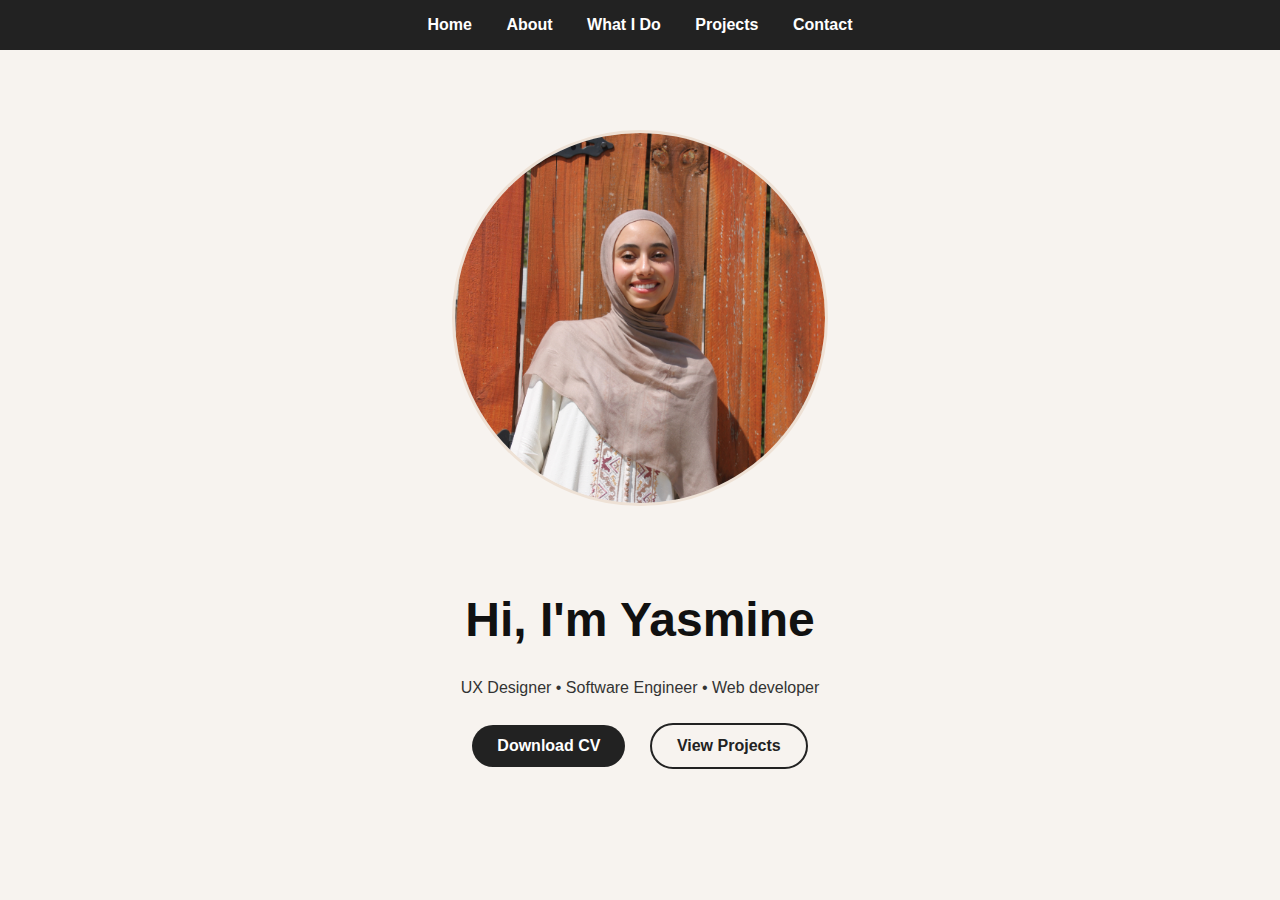
<file: index.html>
<!DOCTYPE html>
<html lang="en">
<head>
  <meta charset="UTF-8" />
  <meta name="viewport" content="width=device-width, initial-scale=1.0"/>
  <title>Yasmine Chiboub</title>
  <link rel="stylesheet" href="style.css" />
</head>
<body>
  <nav>
    <a href="index.html">Home</a>
    <a href="about.html">About</a>
    <a href="services.html">What I Do</a>
    <a href="projects.html">Projects</a>
    <a href="contact.html">Contact</a>
  </nav>
  <section class="hero">
    <img src="IMG_1644.jpeg" alt="Yasmine Chiboub" class="profile-pic" />
    <h1>Hi, I'm Yasmine</h1>
    <p>UX Designer • Software Engineer • Web developer </p>
    <div class="button-group">
      <a href="OFresume.png" class="button-dark">Download CV</a>
      <a href="projects.html" class="button-outline">View Projects</a>
    </div>
  </section>
</body>
</html>
</file>
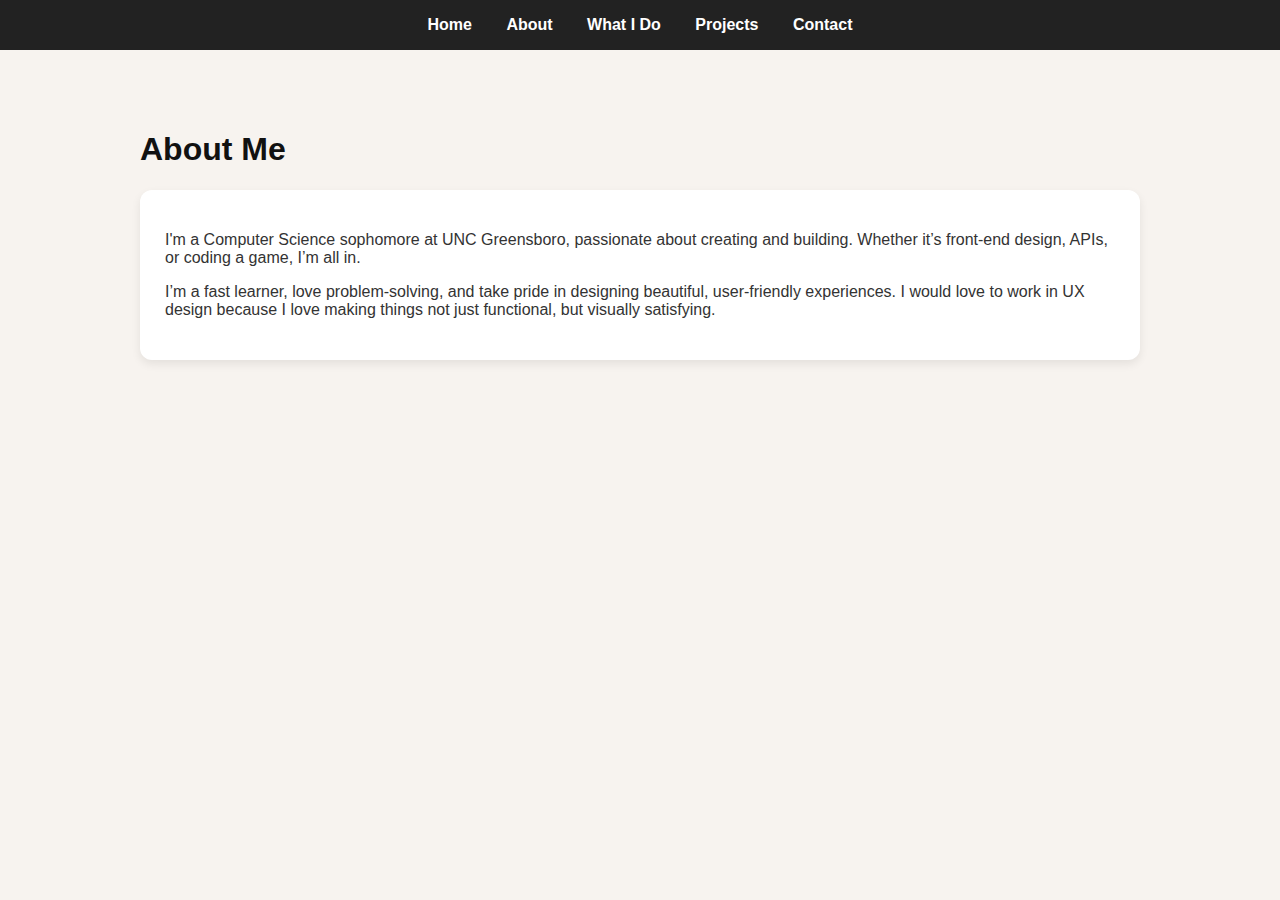
<file: about.html>
<!DOCTYPE html>
<html lang="en">
<head>
  <meta charset="UTF-8" />
  <meta name="viewport" content="width=device-width, initial-scale=1.0"/>
  <title>About Me</title>
  <link rel="stylesheet" href="style.css" />
</head>
<body>
  <nav>
    <a href="index.html">Home</a>
    <a href="about.html">About</a>
    <a href="services.html">What I Do</a>
    <a href="projects.html">Projects</a>
    <a href="contact.html">Contact</a>
  </nav>
  <section>
    <h1>About Me</h1>
    <div class="card">
      <p>I'm a Computer Science sophomore at UNC Greensboro, passionate about creating and building. Whether it’s front-end design, APIs, or coding a game, I’m all in.</p>
      <p>I’m a fast learner, love problem-solving, and take pride in designing beautiful, user-friendly experiences. I would love to work in UX design because I love making things not just functional, but visually satisfying.</p>
    </div>
  </section>
</body>
</html>
</file>
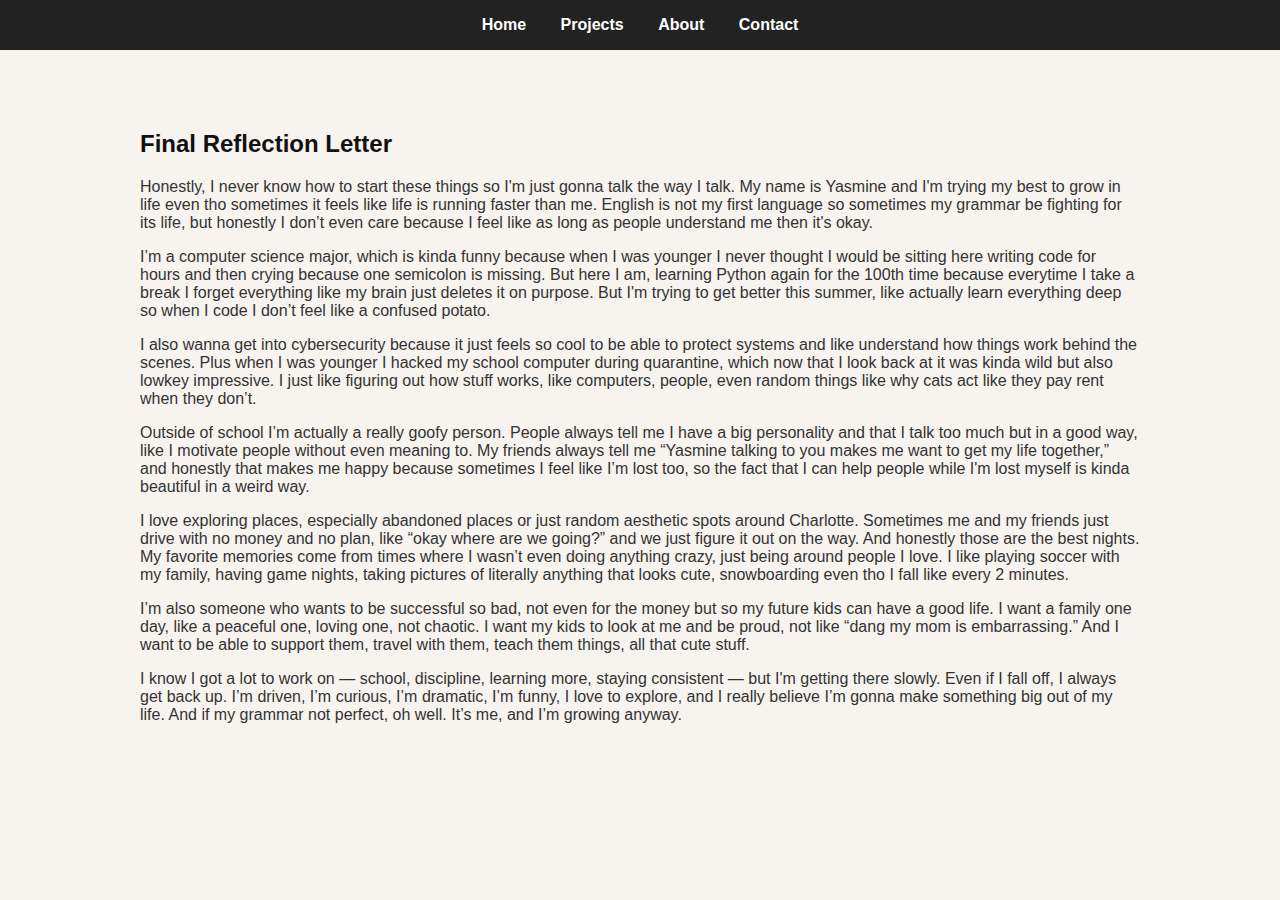
<file: final.html>
<!DOCTYPE html>
<html lang="en">
<head>
    <meta charset="utf-8" />
    <meta name="viewport" content="width=device-width,initial-scale=1" />
    <title>Final Reflection — Yasmine Chiboub</title>
    <link rel="stylesheet" href="style.css" />
</head>
<body>
<nav>
    <a href="/index.html">Home</a>
    <a href="/projects.html">Projects</a>
    <a href="/about.html">About</a>
    <a href="/contact.html">Contact</a>
</nav>

<section class="introduction">
    <h2>Final Reflection Letter</h2>
        <p>
            Honestly, I never know how to start these things so I'm just gonna talk the way I talk. My name is Yasmine and I'm trying my best to grow in life even tho sometimes it feels like life is running faster than me. English is not my first language so sometimes my grammar be fighting for its life, but honestly I don’t even care because I feel like as long as people understand me then it's okay.
        </p>

        <p>
            I’m a computer science major, which is kinda funny because when I was younger I never thought I would be sitting here writing code for hours and then crying because one semicolon is missing. But here I am, learning Python again for the 100th time because everytime I take a break I forget everything like my brain just deletes it on purpose. But I'm trying to get better this summer, like actually learn everything deep so when I code I don’t feel like a confused potato.
        </p>

        <p>
            I also wanna get into cybersecurity because it just feels so cool to be able to protect systems and like understand how things work behind the scenes. Plus when I was younger I hacked my school computer during quarantine, which now that I look back at it was kinda wild but also lowkey impressive. I just like figuring out how stuff works, like computers, people, even random things like why cats act like they pay rent when they don’t.
        </p>

        <p>
            Outside of school I’m actually a really goofy person. People always tell me I have a big personality and that I talk too much but in a good way, like I motivate people without even meaning to. My friends always tell me “Yasmine talking to you makes me want to get my life together,” and honestly that makes me happy because sometimes I feel like I’m lost too, so the fact that I can help people while I'm lost myself is kinda beautiful in a weird way.
        </p>

        <p>
            I love exploring places, especially abandoned places or just random aesthetic spots around Charlotte. Sometimes me and my friends just drive with no money and no plan, like “okay where are we going?” and we just figure it out on the way. And honestly those are the best nights. My favorite memories come from times where I wasn’t even doing anything crazy, just being around people I love. I like playing soccer with my family, having game nights, taking pictures of literally anything that looks cute, snowboarding even tho I fall like every 2 minutes.
        </p>

        <p>
            I’m also someone who wants to be successful so bad, not even for the money but so my future kids can have a good life. I want a family one day, like a peaceful one, loving one, not chaotic. I want my kids to look at me and be proud, not like “dang my mom is embarrassing.” And I want to be able to support them, travel with them, teach them things, all that cute stuff.
        </p>

        <p>
            I know I got a lot to work on — school, discipline, learning more, staying consistent — but I'm getting there slowly. Even if I fall off, I always get back up. I’m driven, I’m curious, I’m dramatic, I’m funny, I love to explore, and I really believe I’m gonna make something big out of my life. And if my grammar not perfect, oh well. It’s me, and I’m growing anyway.
        </p>
    </section>
</body>
</html>
</file>
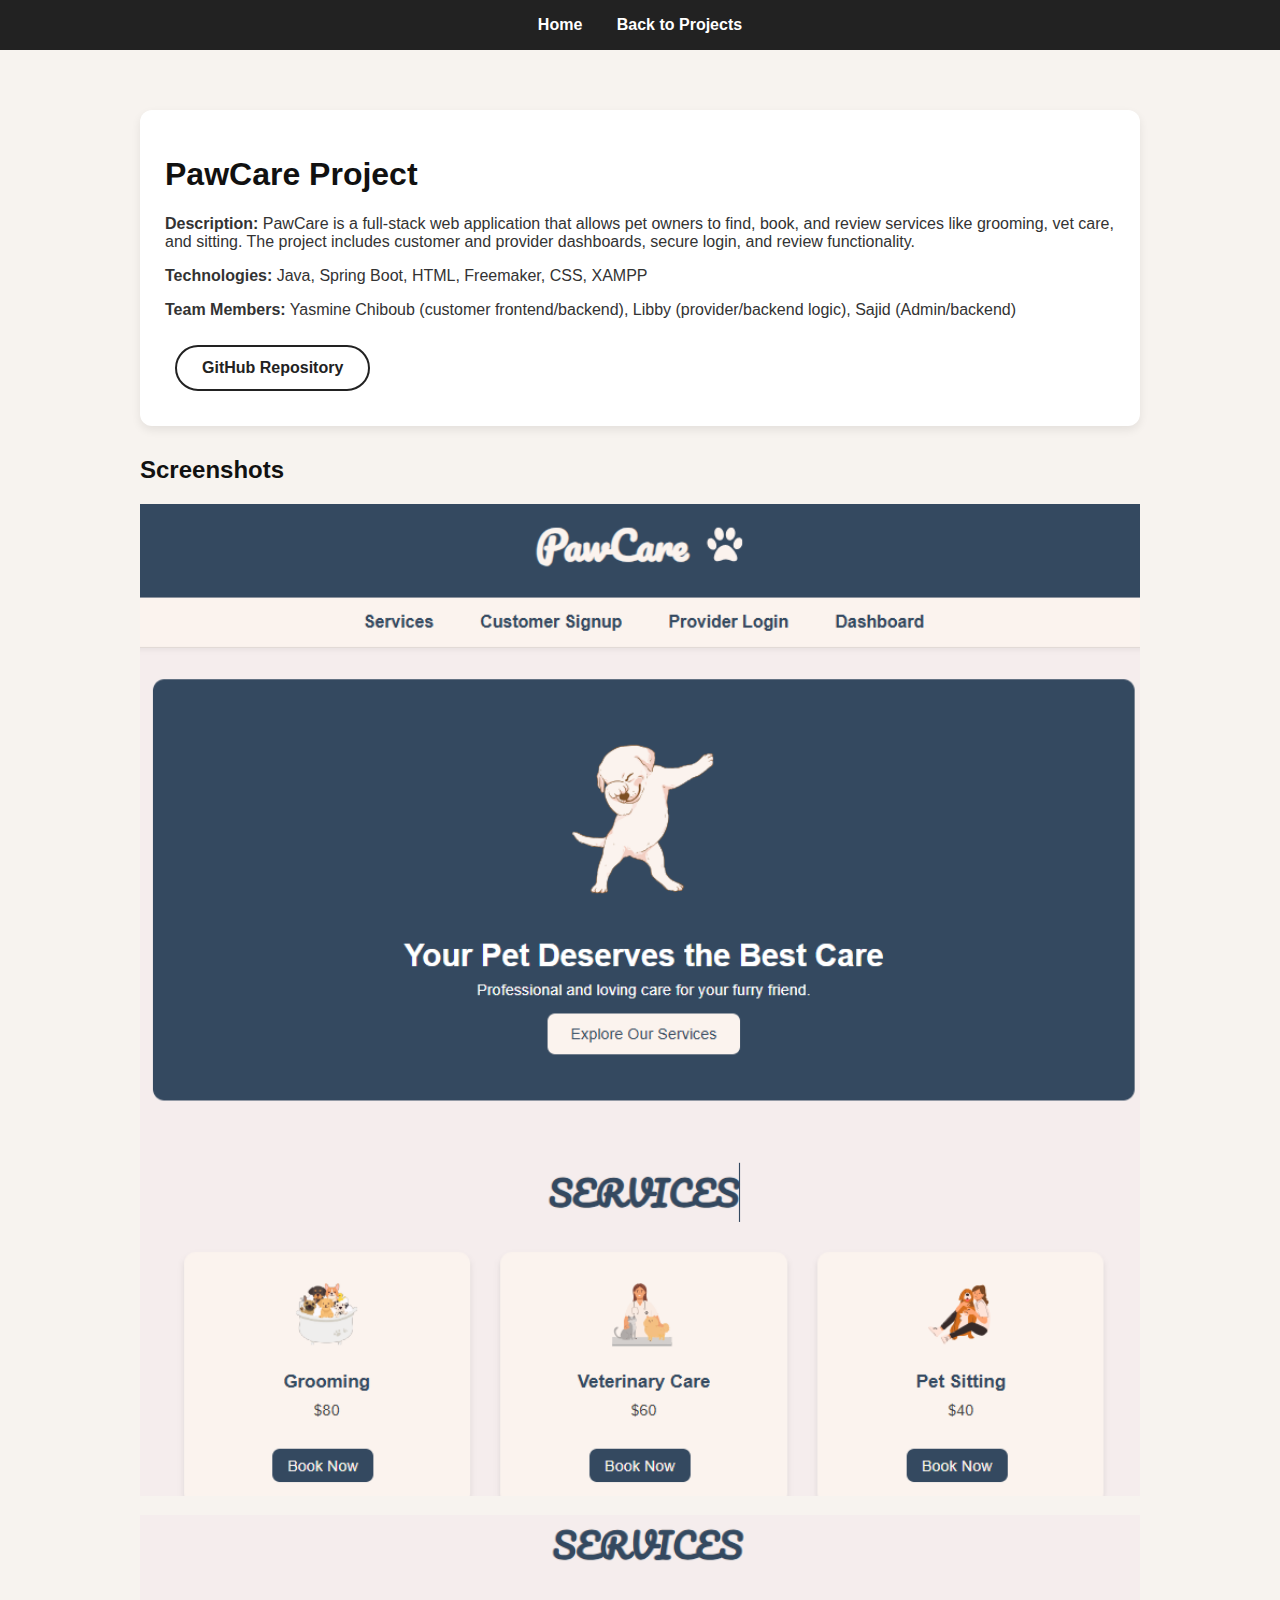
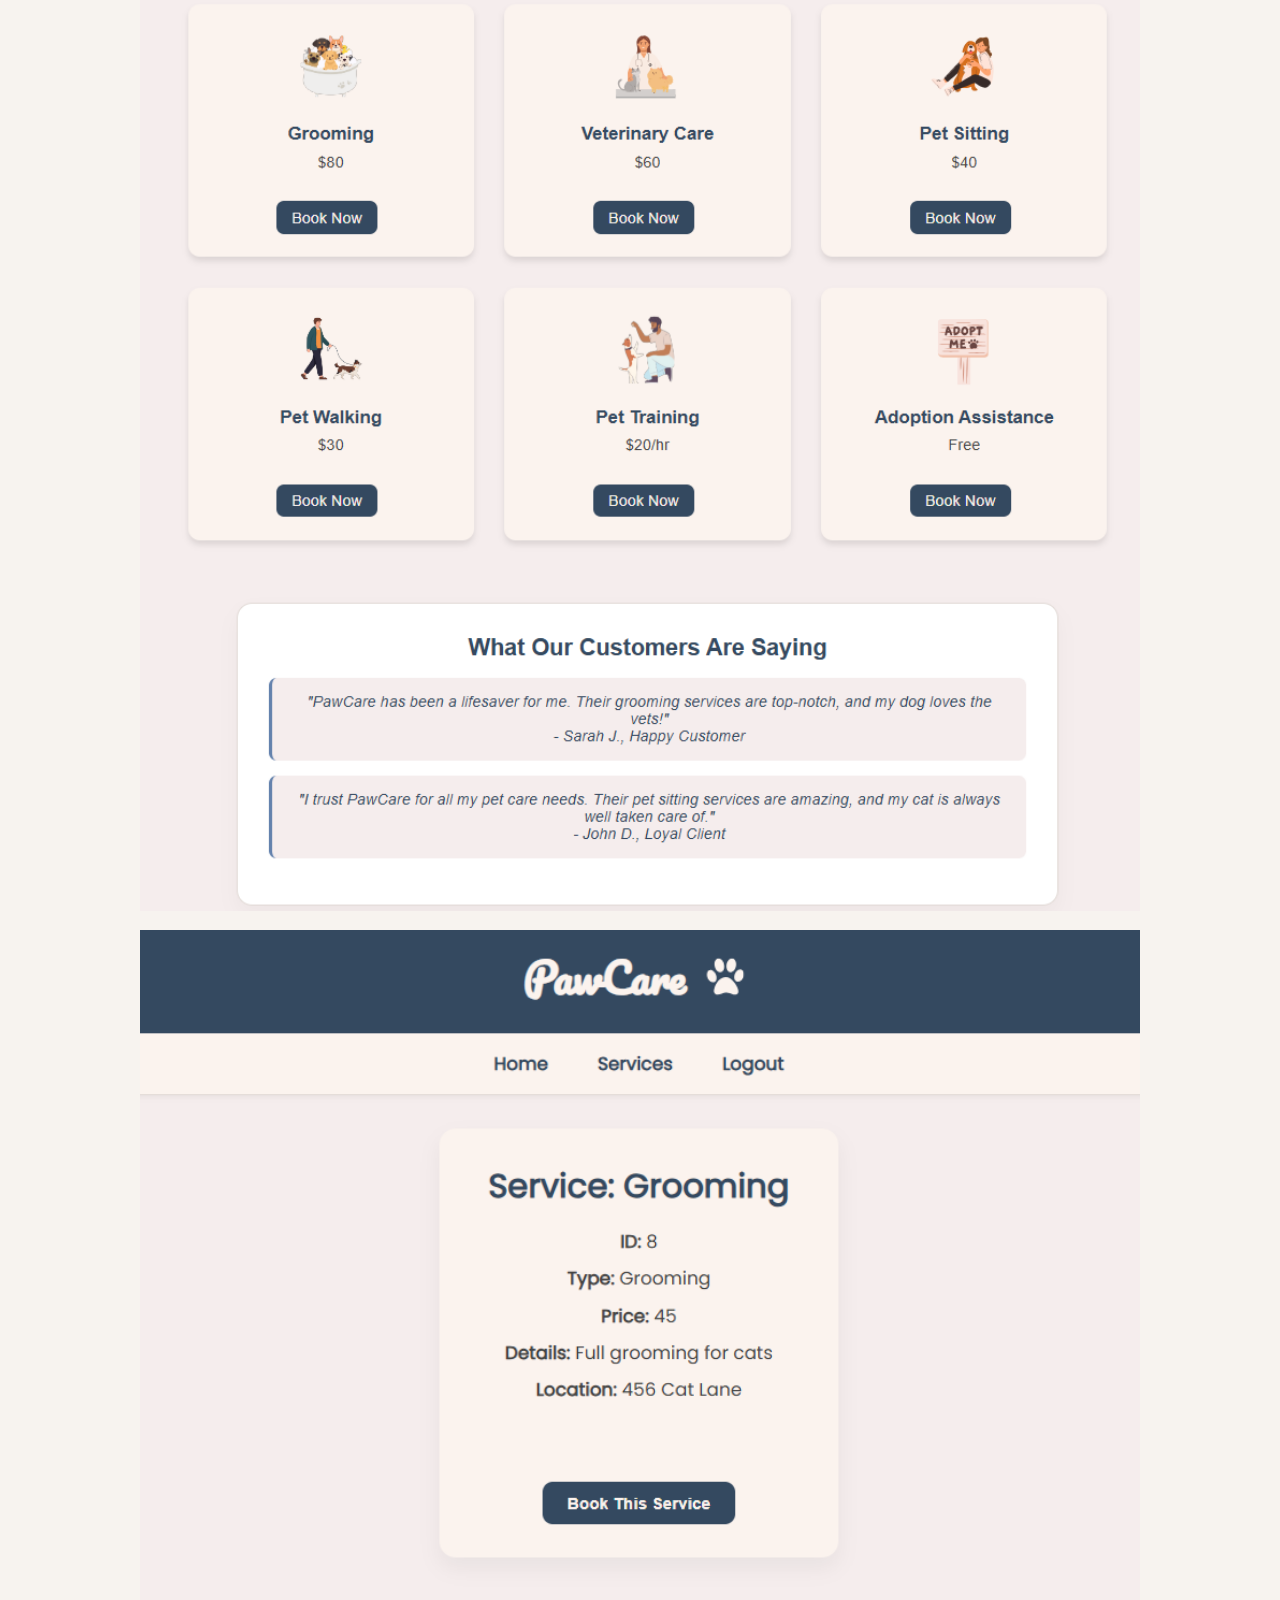
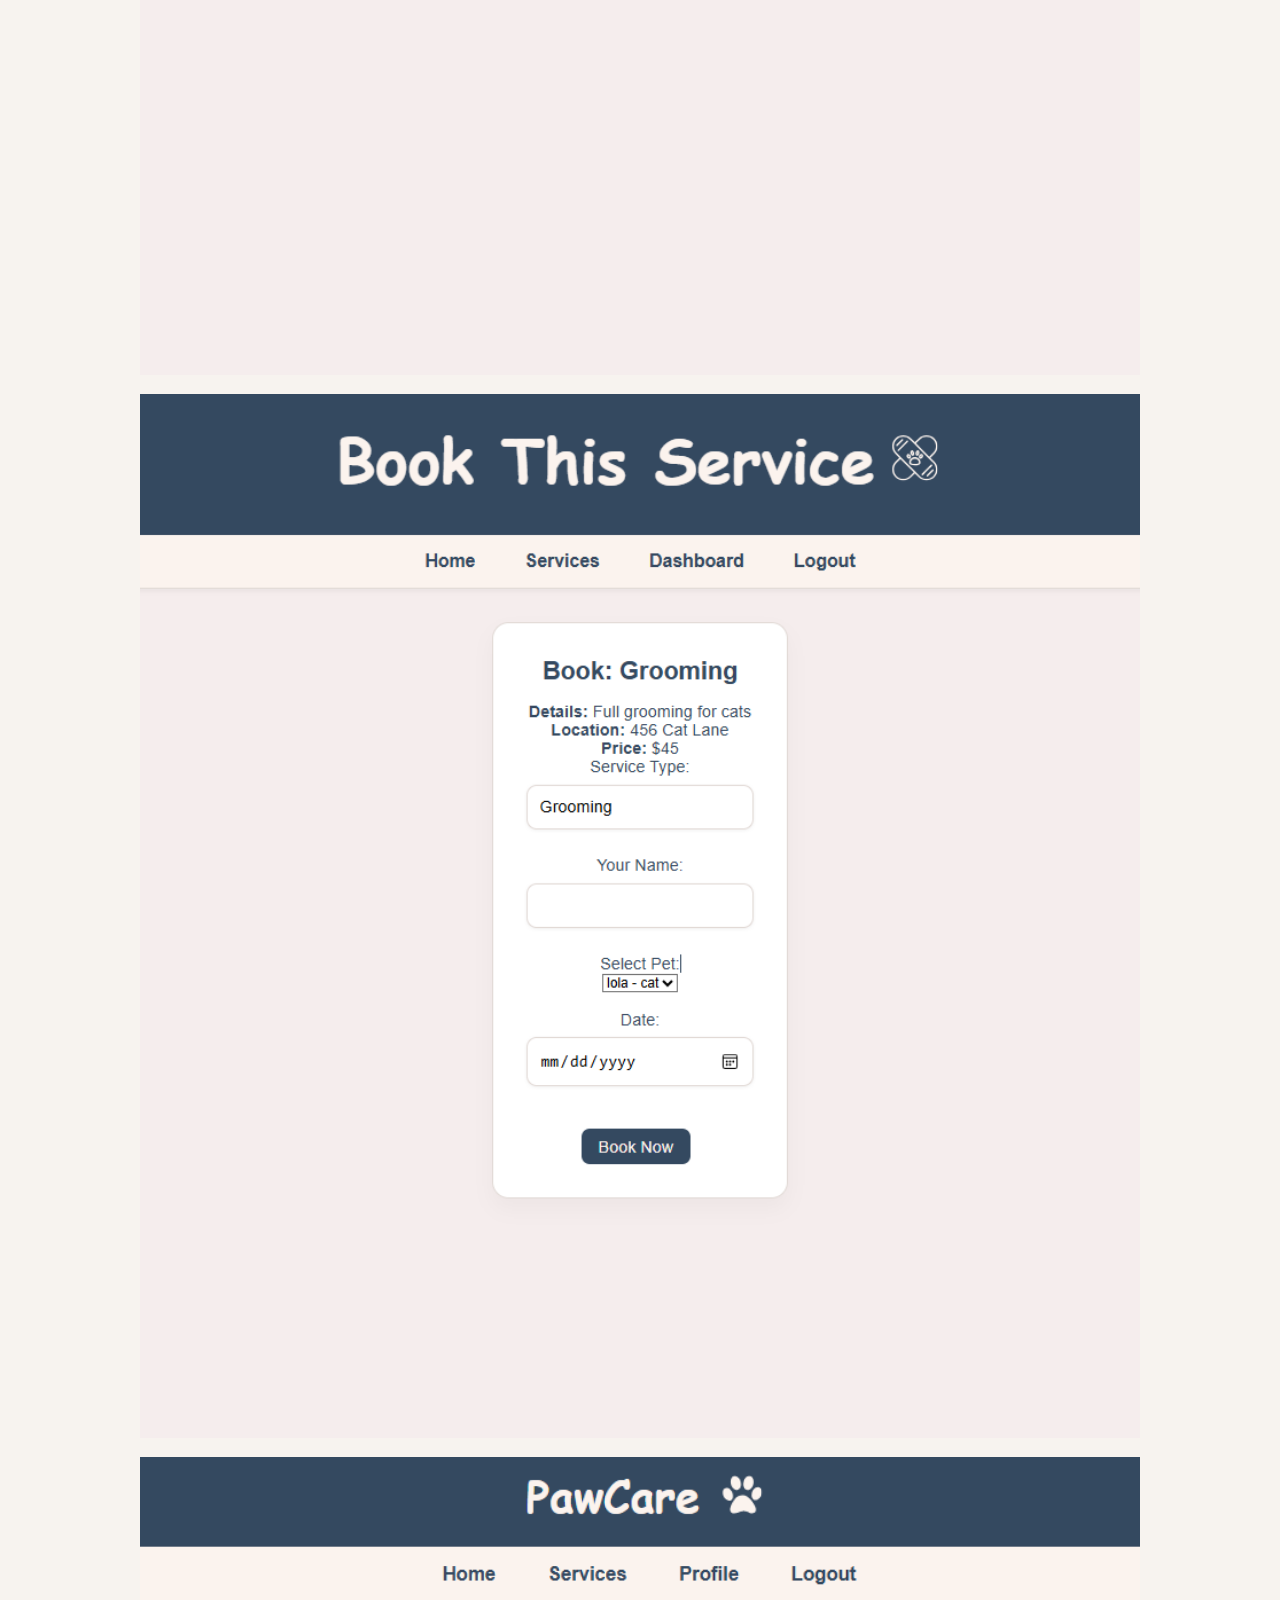
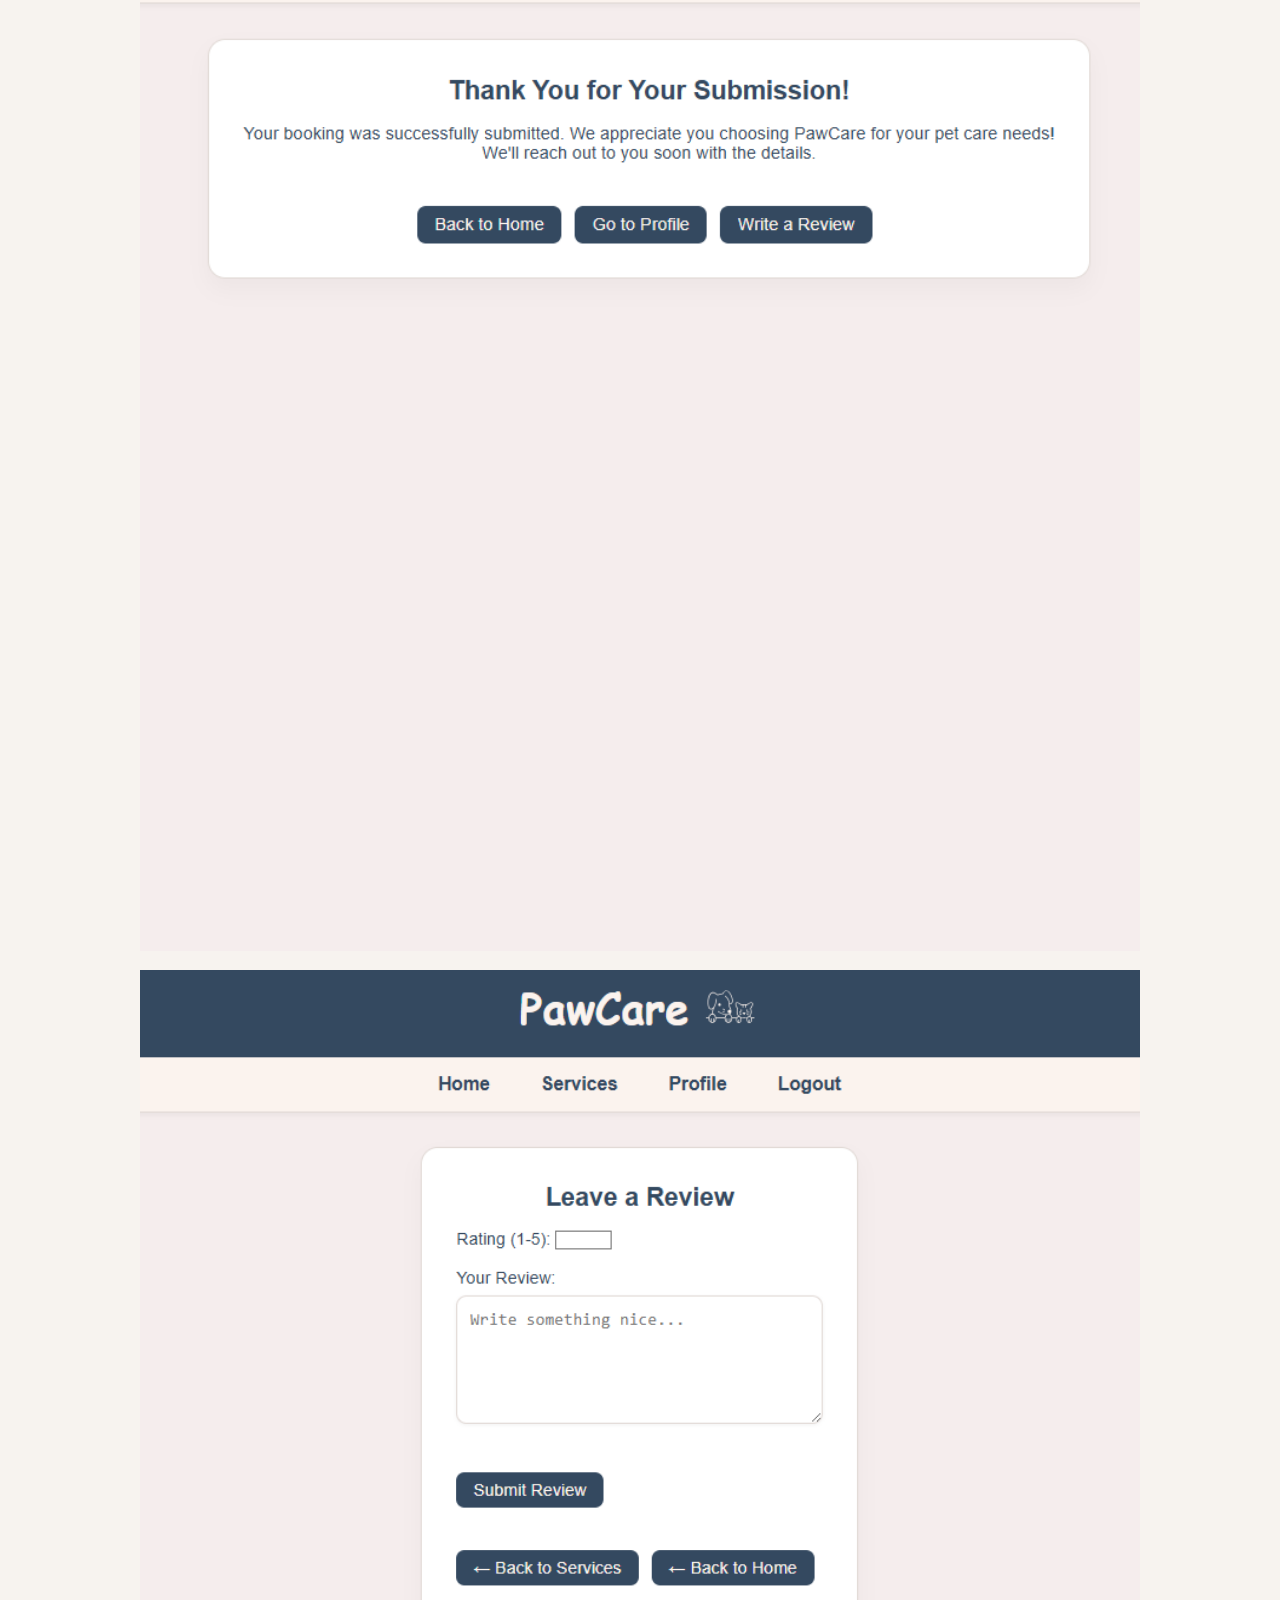
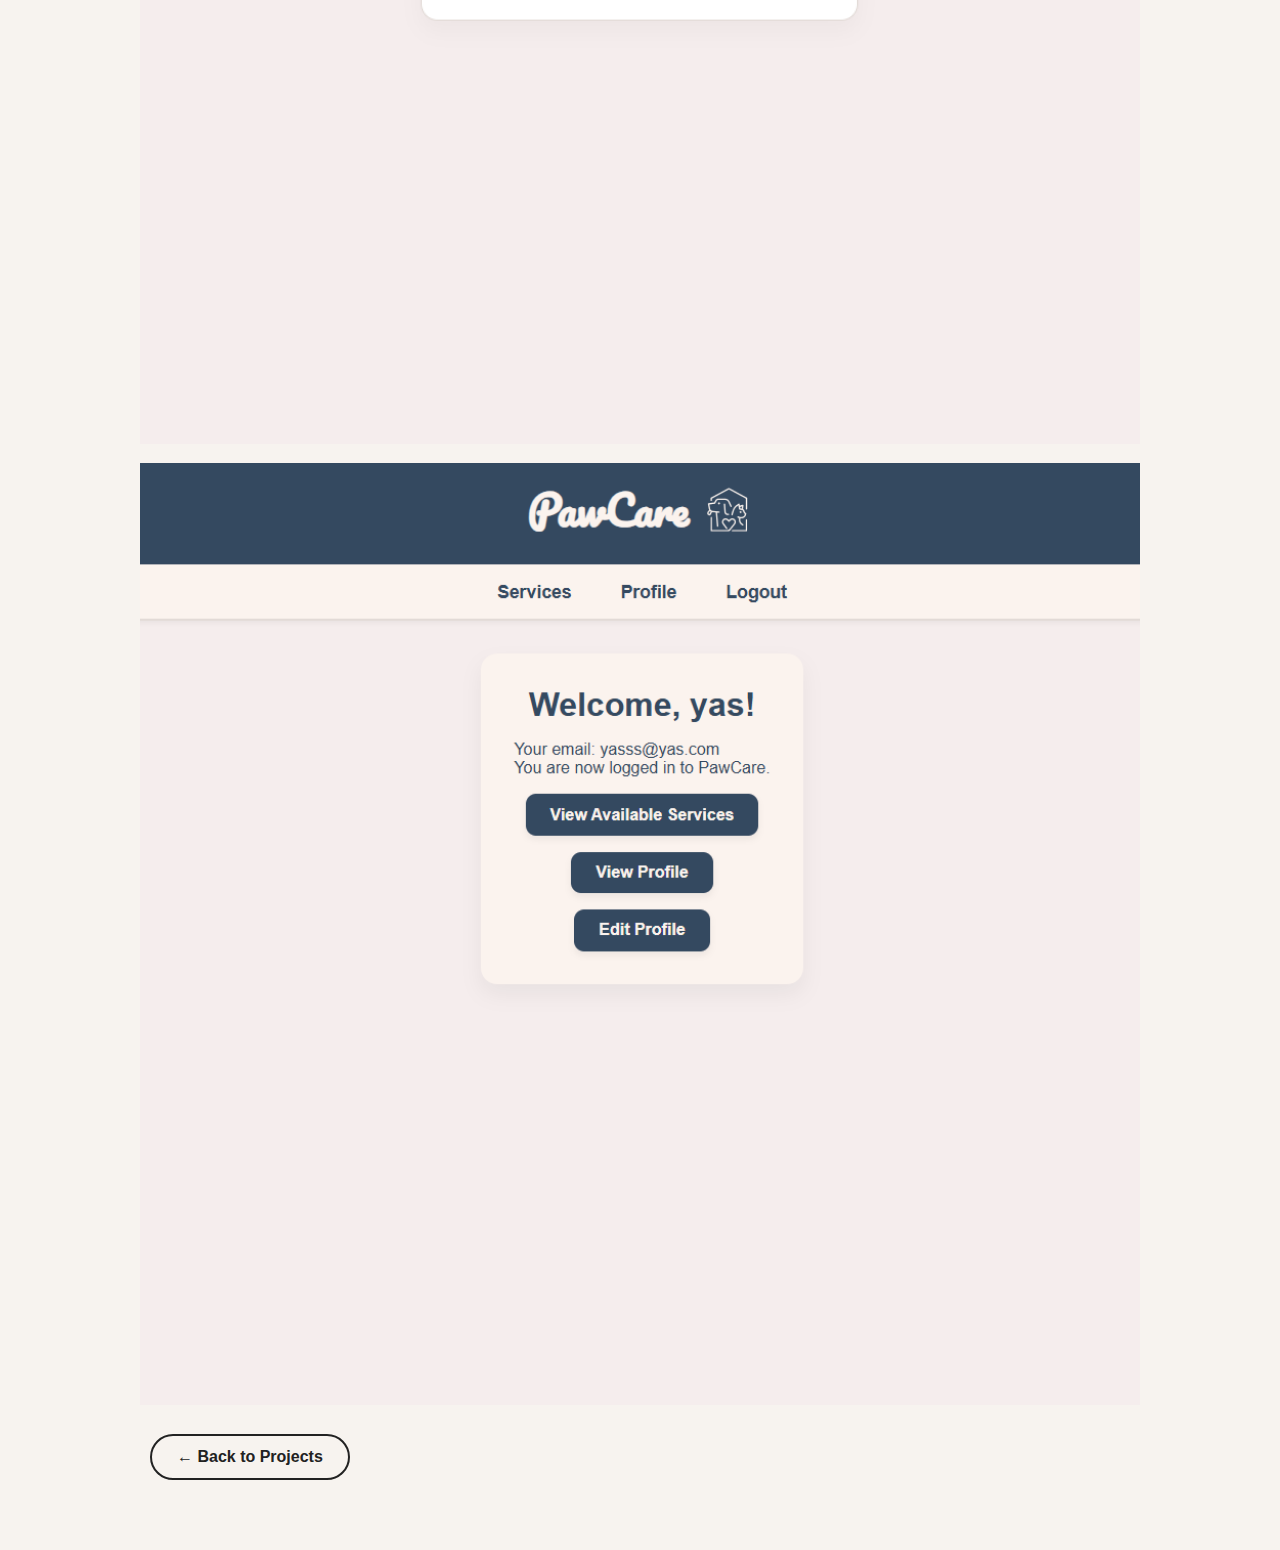
<file: pawcare.html>
<!DOCTYPE html>
<html lang="en">
<head>
    <meta charset="UTF-8">
    <title>PawCare Project</title>
    <link rel="stylesheet" href="style.css">
</head>
<body>
<nav>
    <a href="index.html">Home</a>
    <a href="projects.html">Back to Projects</a>
</nav>

<section>
    <div class="card">
    <h1>PawCare Project</h1>

    <p><strong>Description:</strong> PawCare is a full-stack web application that allows pet owners to find, book, and review services like grooming, vet care, and sitting. The project includes customer and provider dashboards, secure login, and review functionality.</p>

    <p><strong>Technologies:</strong> Java, Spring Boot, HTML, Freemaker, CSS, XAMPP</p>

    <p><strong>Team Members:</strong> Yasmine Chiboub (customer frontend/backend), Libby (provider/backend logic), Sajid (Admin/backend)</p>

        <div class="button-group">
        <a href="https://github.com/bunnlii/pawcare.git" class="button-outline">GitHub Repository</a>
        </div>
    </div>

    <h2>Screenshots</h2>
    <img src="images/pawcare-home.png" alt="Home" style="width: 100%; margin-bottom: 15px;" />
    <img src="images/pawcare-services.png" alt="Services" style="width: 100%; margin-bottom: 15px;" />
    <img src="images/pawcare-detail.png" alt="Details" style="width: 100%; margin-bottom: 15px;" />
    <img src="images/pawcare-book.png" alt="Booking" style="width: 100%; margin-bottom: 15px;" />
    <img src="images/pawcare-confirm.png" alt="Confirmation" style="width: 100%; margin-bottom: 15px;" />
    <img src="images/pawcare-review.png" alt="Review" style="width: 100%; margin-bottom: 15px;" />
    <img src="images/pawcare-dashboard.png" alt="Dashboard" style="width: 100%; margin-bottom: 15px;" />

    <div class="button-group">
    <a href="projects.html" class="button-outline">← Back to Projects</a>
    </div>
</section>
</body>
</html>
</file>
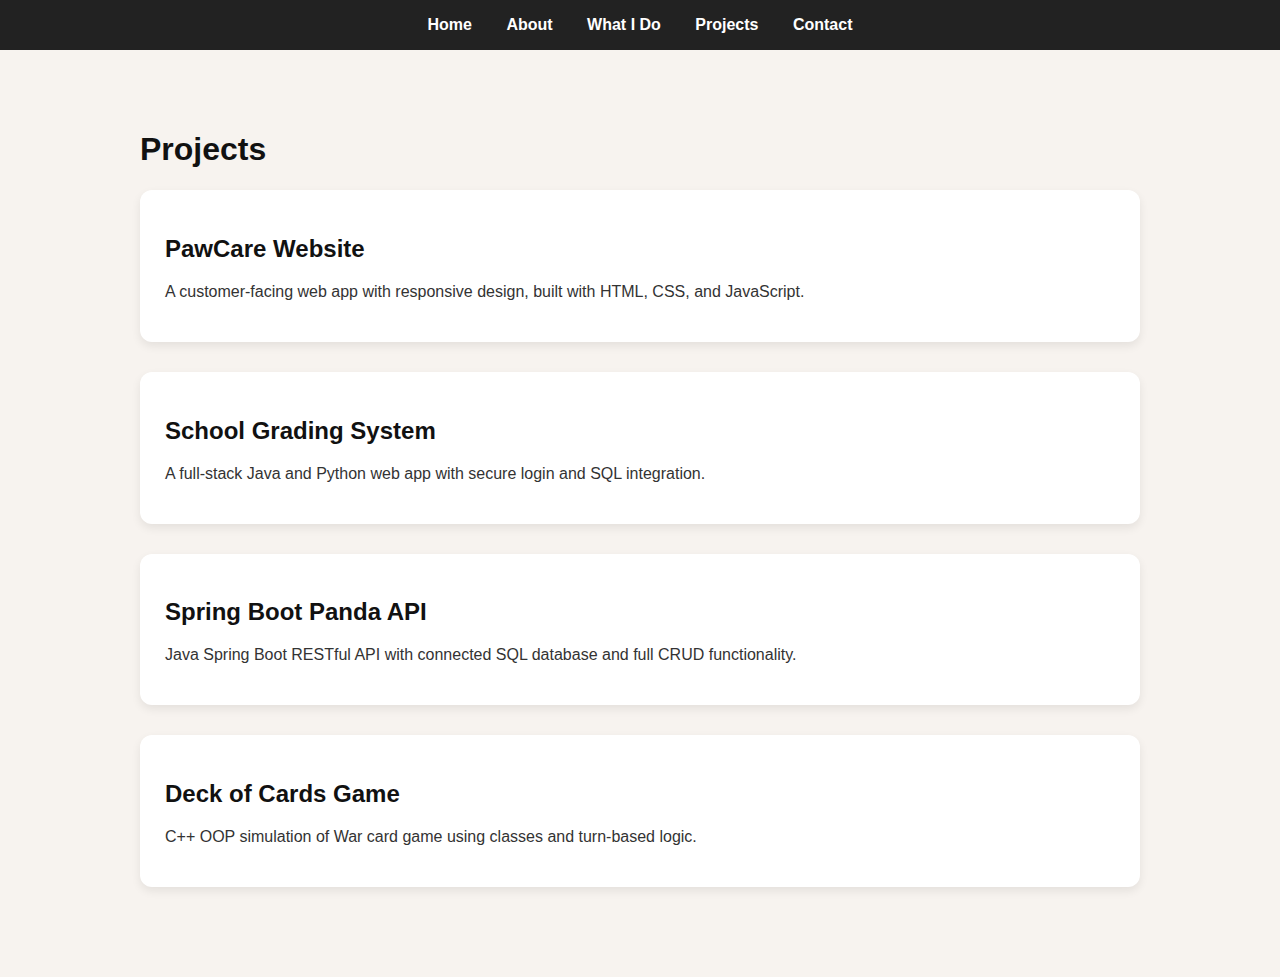
<file: projects.html>
<!DOCTYPE html>
<html lang="en">
<head>
  <meta charset="UTF-8" />
  <meta name="viewport" content="width=device-width, initial-scale=1.0"/>
  <title>Projects</title>
  <link rel="stylesheet" href="style.css" />
</head>
<body>
  <nav>
    <a href="index.html">Home</a>
    <a href="about.html">About</a>
    <a href="services.html">What I Do</a>
    <a href="projects.html">Projects</a>
    <a href="contact.html">Contact</a>
  </nav>
  <section>
    <h1>Projects</h1>
    <div class="card"><h2>PawCare Website</h2><p>A customer-facing web app with responsive design, built with HTML, CSS, and JavaScript.</p></div>
    <div class="card"><h2>School Grading System</h2><p>A full-stack Java and Python web app with secure login and SQL integration.</p></div>
    <div class="card"><h2>Spring Boot Panda API</h2><p>Java Spring Boot RESTful API with connected SQL database and full CRUD functionality.</p></div>
    <div class="card"><h2>Deck of Cards Game</h2><p>C++ OOP simulation of War card game using classes and turn-based logic.</p></div>
  </section>
</body>
</html>
</file>
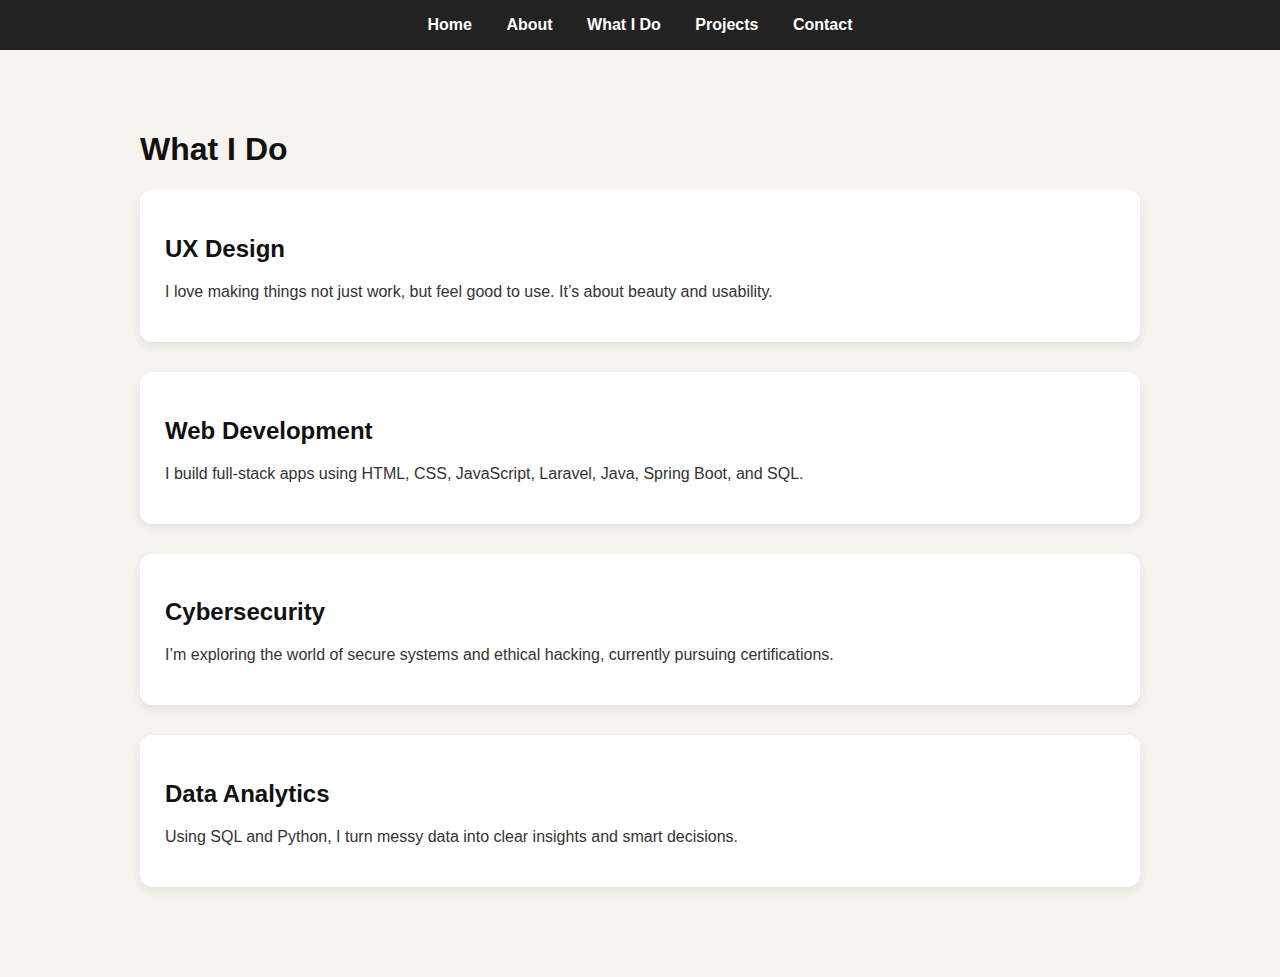
<file: services.html>
<!DOCTYPE html>
<html lang="en">
<head>
  <meta charset="UTF-8" />
  <meta name="viewport" content="width=device-width, initial-scale=1.0"/>
  <title>What I Do</title>
  <link rel="stylesheet" href="style.css" />
</head>
<body>
  <nav>
    <a href="index.html">Home</a>
    <a href="about.html">About</a>
    <a href="services.html">What I Do</a>
    <a href="projects.html">Projects</a>
    <a href="contact.html">Contact</a>
  </nav>
  <section>
    <h1>What I Do</h1>
    <div class="card"><h2>UX Design</h2><p>I love making things not just work, but feel good to use. It’s about beauty and usability.</p></div>
    <div class="card"><h2>Web Development</h2><p>I build full-stack apps using HTML, CSS, JavaScript, Laravel, Java, Spring Boot, and SQL.</p></div>
    <div class="card"><h2>Cybersecurity</h2><p>I’m exploring the world of secure systems and ethical hacking, currently pursuing certifications.</p></div>
    <div class="card"><h2>Data Analytics</h2><p>Using SQL and Python, I turn messy data into clear insights and smart decisions.</p></div>
  </section>
</body>
</html>
</file>
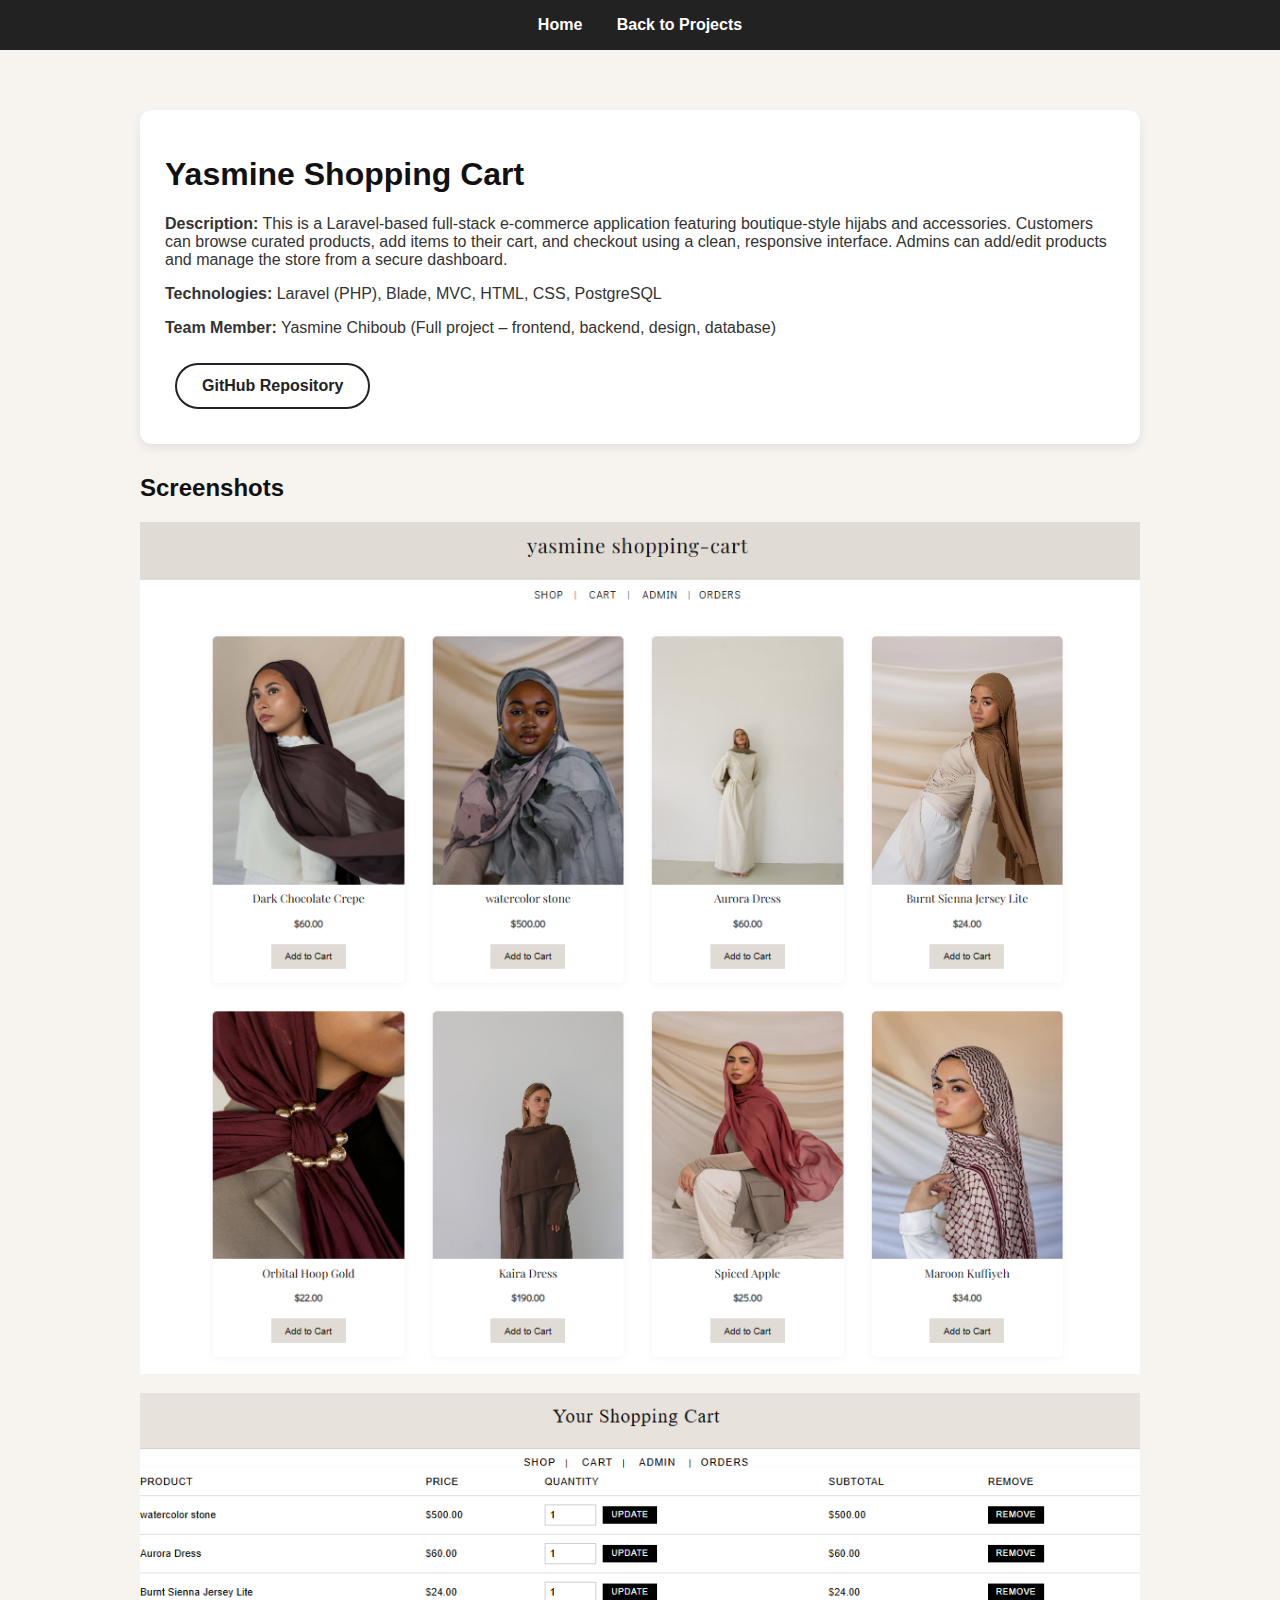
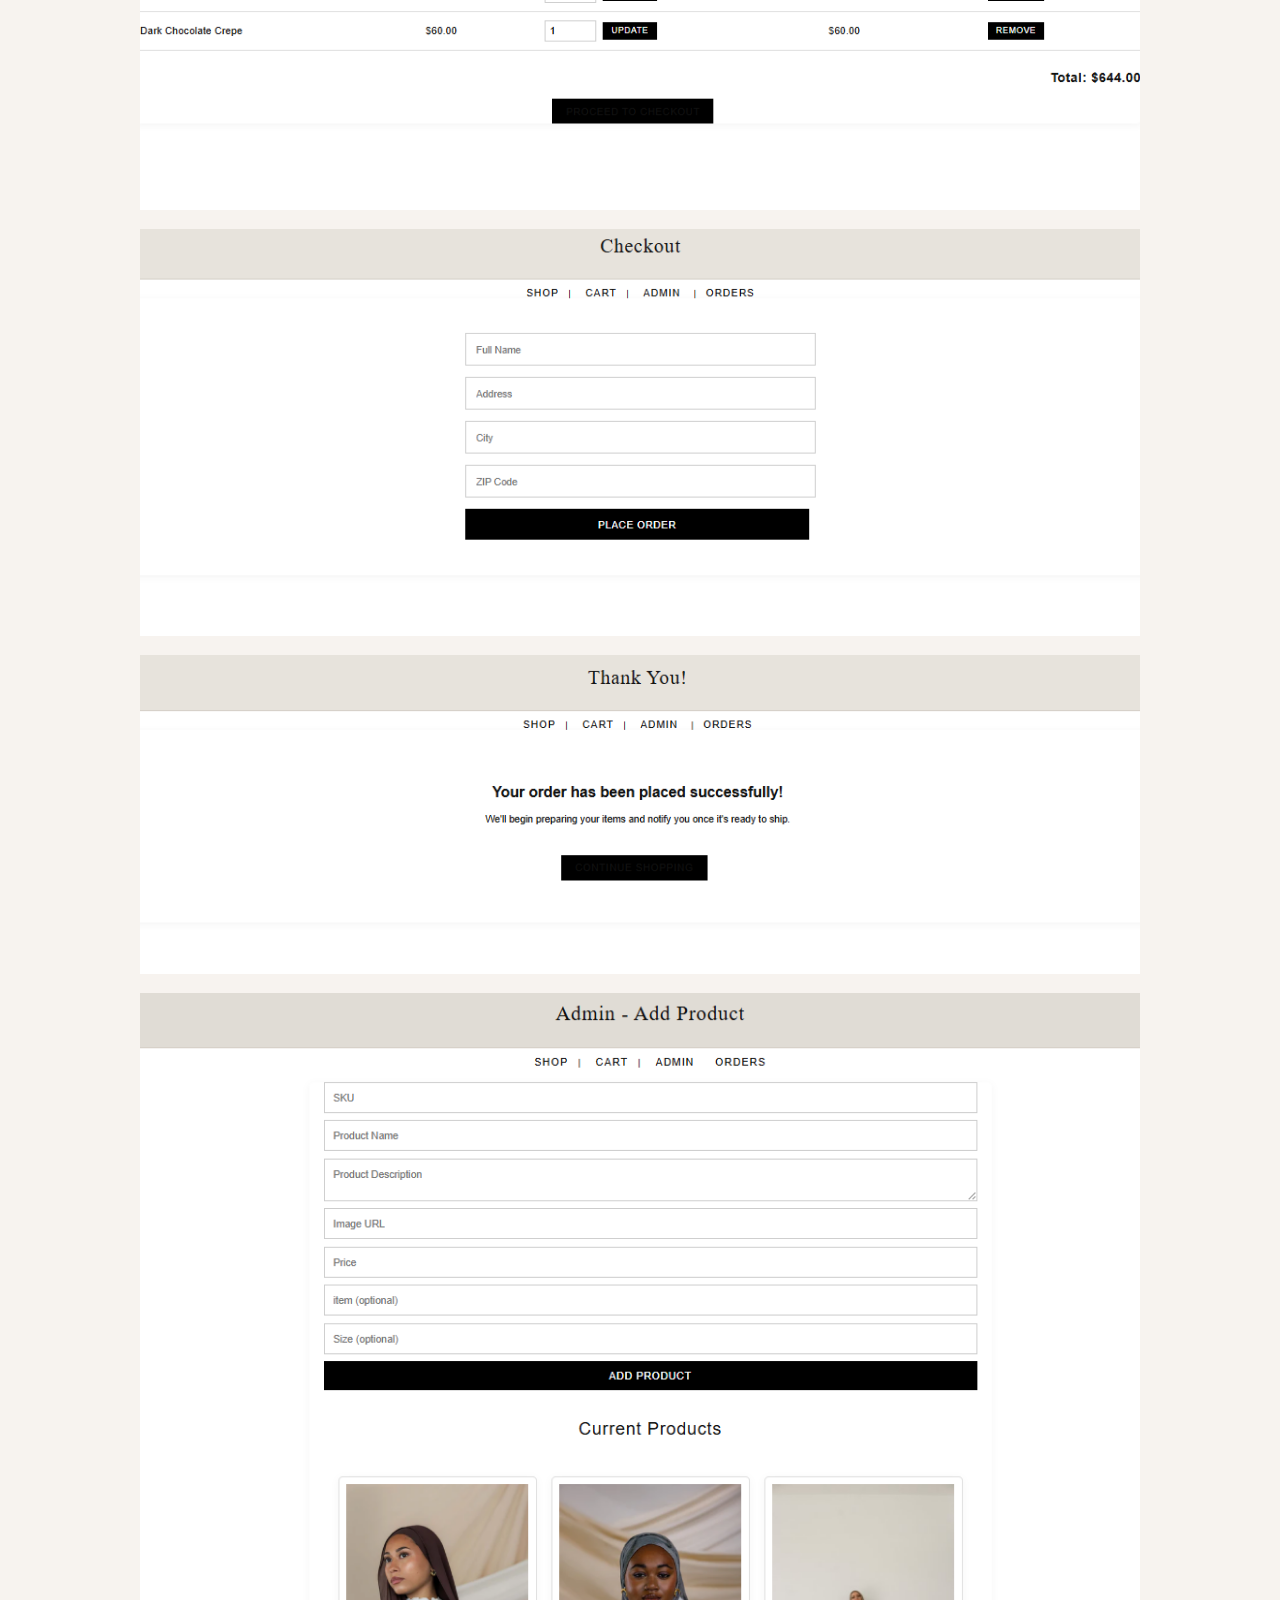
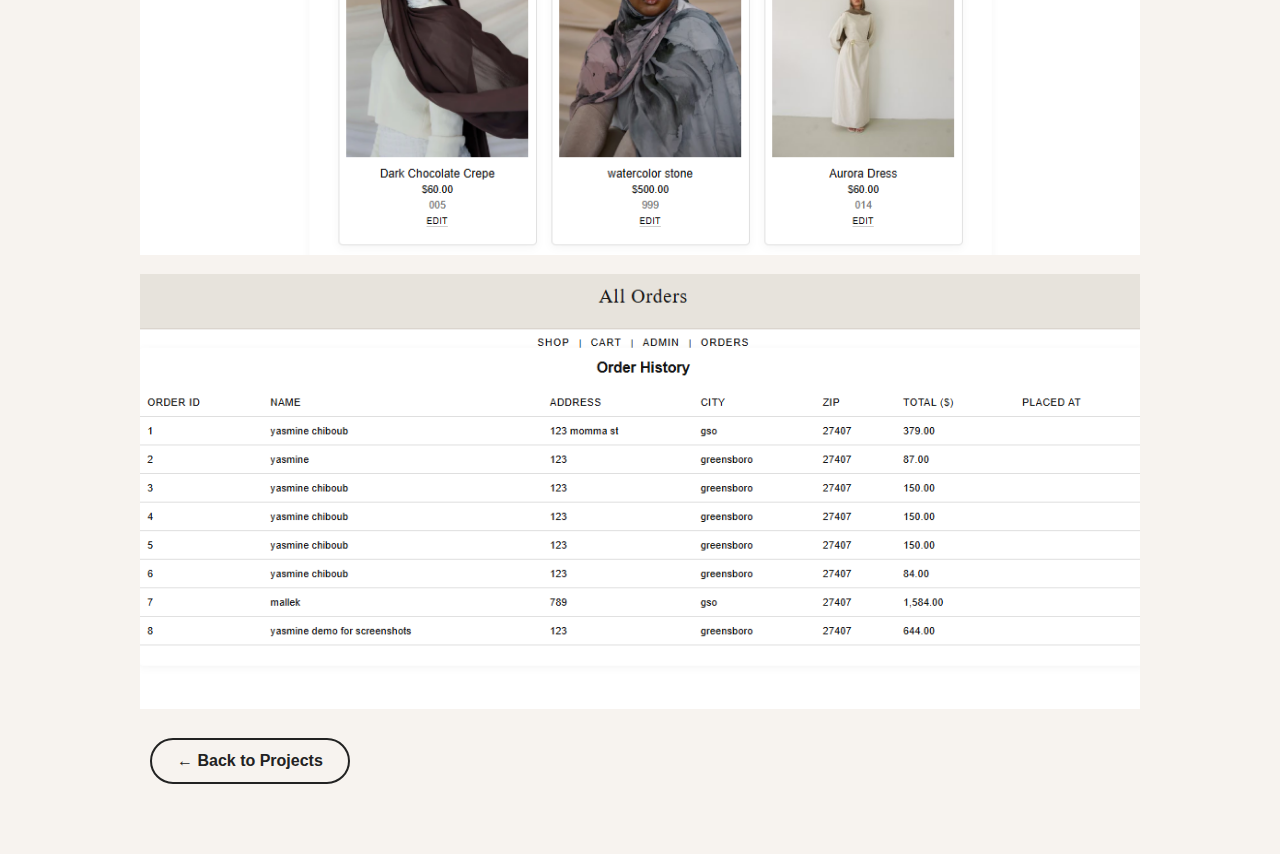
<file: shoppingcart.html>
<!DOCTYPE html>
<html lang="en">
<head>
  <meta charset="UTF-8">
  <title>Yasmine Shopping Cart</title>
  <link rel="stylesheet" href="style.css">
</head>
<body>
<nav>
  <a href="index.html">Home</a>
  <a href="projects.html">Back to Projects</a>
</nav>

<section>
  <div class="card">
    <h1>Yasmine Shopping Cart</h1>

    <p><strong>Description:</strong> This is a Laravel-based full-stack e-commerce application featuring boutique-style hijabs and accessories. Customers can browse curated products, add items to their cart, and checkout using a clean, responsive interface. Admins can add/edit products and manage the store from a secure dashboard.</p>

    <p><strong>Technologies:</strong> Laravel (PHP), Blade, MVC, HTML, CSS, PostgreSQL</p>

    <p><strong>Team Member:</strong> Yasmine Chiboub (Full project – frontend, backend, design, database)</p>

    <div class="button-group">
      <a href="https://github.com/yasmineemya/shopping-cart.git" class="button-outline" target="_blank">GitHub Repository</a>
    </div>
  </div>

  <h2>Screenshots</h2>
  <img src="images/cart-home.png" alt="Home" style="width: 100%; margin-bottom: 15px;" />
  <img src="images/cart-detail.png" alt="Product Details" style="width: 100%; margin-bottom: 15px;" />
  <img src="images/cart-checkout.png" alt="Checkout Page" style="width: 100%; margin-bottom: 15px;" />
  <img src="images/cart-confrim.png" alt="Confirm Page" style="width: 100%; margin-bottom: 15px;" />
  <img src="images/cart-admin.png" alt="Admin Panel" style="width: 100%; margin-bottom: 15px;" />
  <img src="images/cart-products.png" alt="Products" style="width: 100%; margin-bottom: 15px;" />


  <div class="button-group">
    <a href="projects.html" class="button-outline">← Back to Projects</a>
  </div>
</section>
</body>
</html>
</file>
<file: style.css>
body {
  margin: 0;
  font-family: 'Poppins', sans-serif;
  background-color: #f7f3ef;
  color: #333;
}
nav {
  background-color: #222;
  padding: 1rem;
  text-align: center;
}
nav a {
  color: #fff;
  margin: 0 15px;
  text-decoration: none;
  font-weight: 600;
}
section {
  padding: 60px 20px;
  max-width: 1000px;
  margin: auto;
}
h1, h2 {
  color: #111;
}
.hero {
  text-align: center;
  padding: 80px 20px;
}
.hero h1 {
  font-size: 3rem;
}
.profile-pic {
  width: 370px;
  height: 370px;
  object-fit: cover;
  border-radius: 50%;
  margin-bottom: 50px;
  border: 3px solid #eee1d5;
}
.button-group a {
  display: inline-block;
  margin: 10px;
  padding: 12px 25px;
  border-radius: 30px;
  text-decoration: none;
  font-weight: bold;
}
.button-dark {
  background-color: #222;
  color: #fff;
}
.button-outline {
  border: 2px solid #222;
  color: #222;
}
.card {
  background-color: #fff;
  padding: 25px;
  border-radius: 12px;
  margin-bottom: 30px;
  box-shadow: 0 4px 10px rgba(0,0,0,0.08);
}
.contact-info a {
  color: #333;
  text-decoration: none;
  display: block;
  margin-bottom: 10px;
}
footer {
  background-color: #222;
  color: #fff;
  text-align: center;
  padding: 20px;
}
</file>
